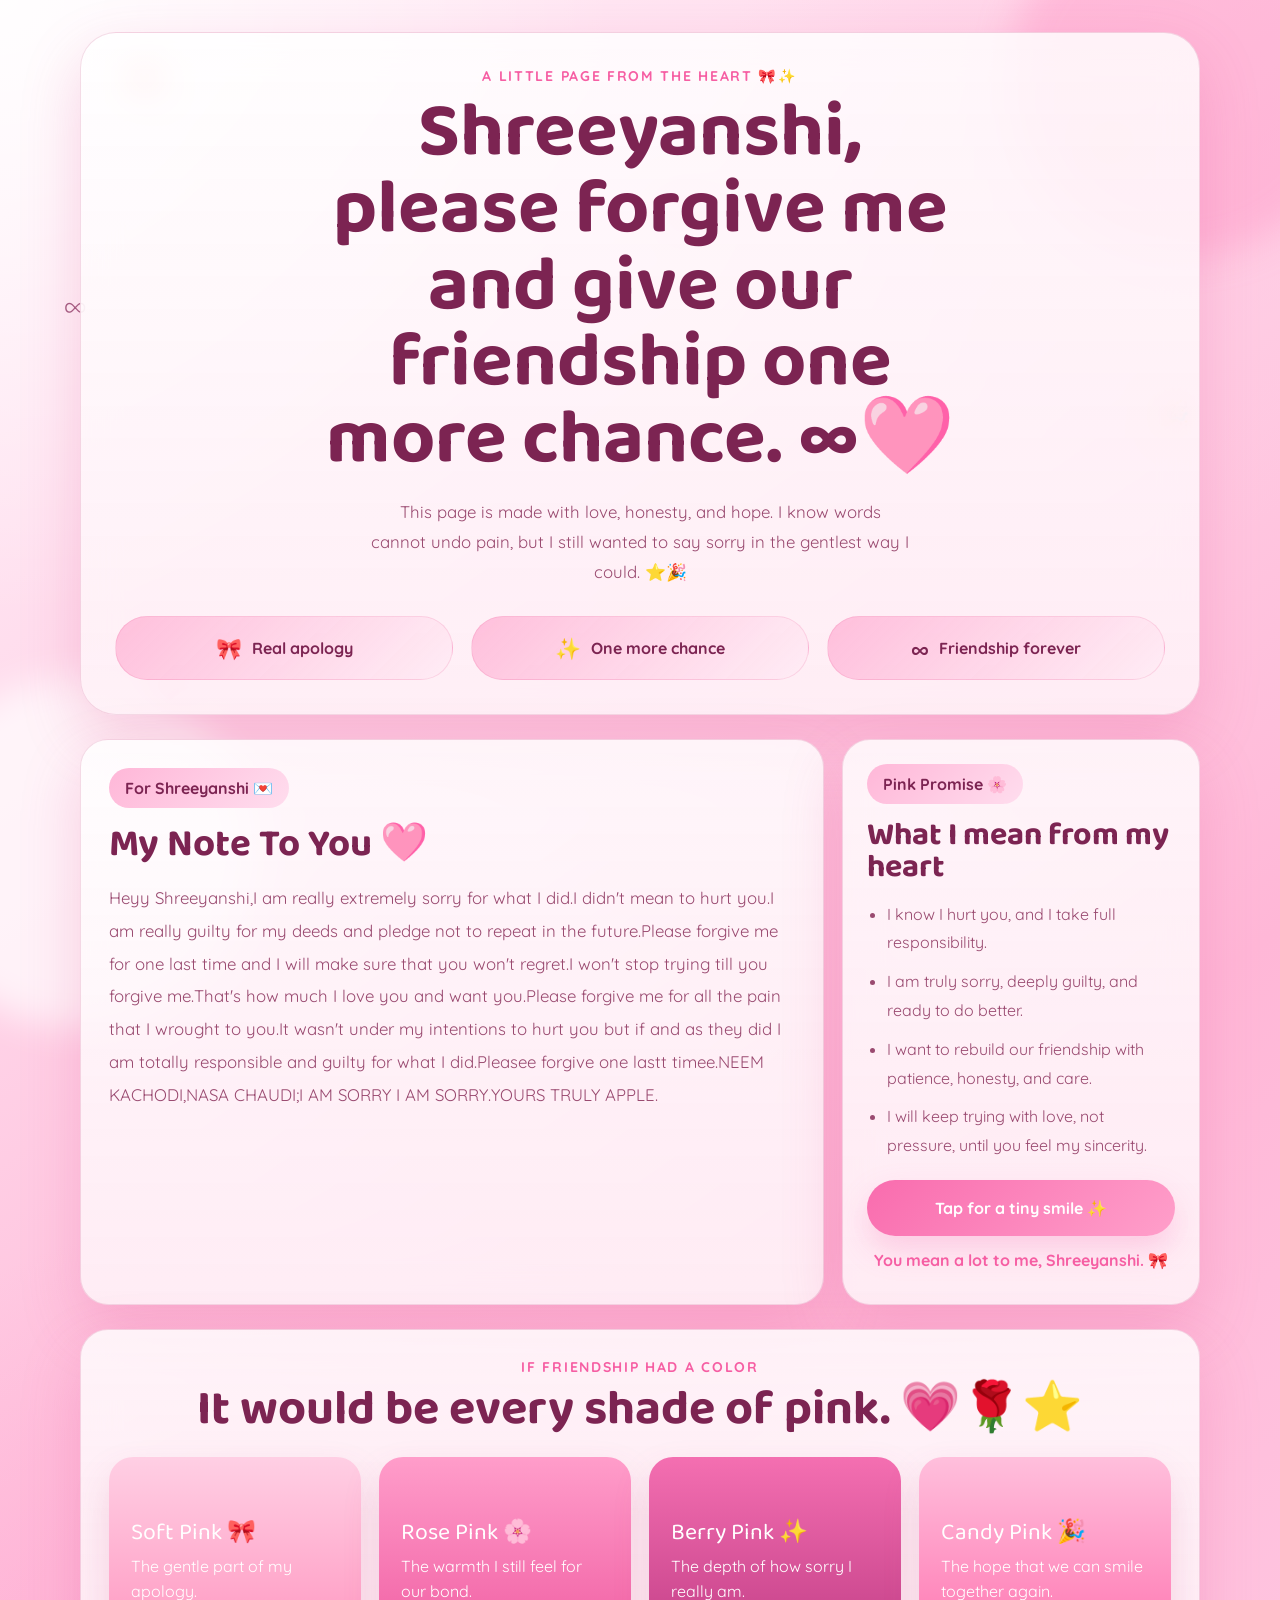
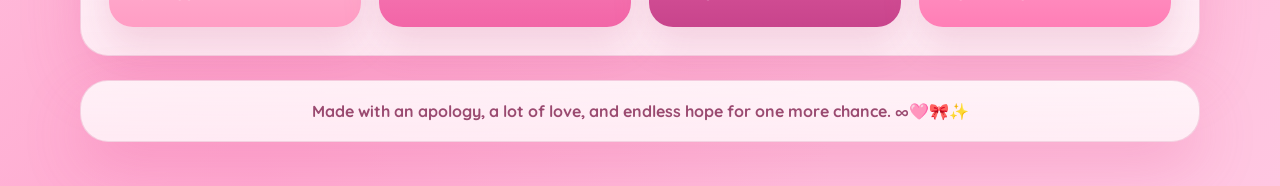
<file: index.html>
<!DOCTYPE html>
<html lang="en">
<head>
  <meta charset="UTF-8">
  <meta name="viewport" content="width=device-width, initial-scale=1.0">
  <title>One More Chance, Shreeyanshi</title>
  <meta
    name="description"
    content="A heartfelt apology website for Shreeyanshi asking for forgiveness and one more chance at friendship."
  >
  <link rel="preconnect" href="https://fonts.googleapis.com">
  <link rel="preconnect" href="https://fonts.gstatic.com" crossorigin>
  <link
    href="https://fonts.googleapis.com/css2?family=Baloo+2:wght@500;600;700;800&family=Quicksand:wght@400;500;700&display=swap"
    rel="stylesheet"
  >
  <link rel="stylesheet" href="styles.css">
</head>
<body>
  <div class="sparkles" aria-hidden="true">
    <span>&#127872;</span>
    <span>&#10024;</span>
    <span>&#8734;</span>
    <span>&#127881;</span>
    <span>&#128151;</span>
    <span>&#127800;</span>
    <span>&#11088;</span>
    <span>&#129655;</span>
  </div>

  <main class="page-shell">
    <section class="hero-card reveal">
      <p class="eyebrow">A little page from the heart &#127872;&#10024;</p>
      <h1>Shreeyanshi, please forgive me and give our friendship one more chance. &#8734;&#129655;</h1>
      <p class="hero-copy">
        This page is made with love, honesty, and hope. I know words cannot undo pain, but I still wanted to
        say sorry in the gentlest way I could. &#11088;&#127881;
      </p>

      <div class="promise-row">
        <article class="promise-pill reveal">
          <span>&#127872;</span>
          <strong>Real apology</strong>
        </article>
        <article class="promise-pill reveal">
          <span>&#10024;</span>
          <strong>One more chance</strong>
        </article>
        <article class="promise-pill reveal">
          <span>&#8734;</span>
          <strong>Friendship forever</strong>
        </article>
      </div>
    </section>

    <section class="note-grid">
      <article class="note-card reveal">
        <div class="card-topper">For Shreeyanshi &#128140;</div>
        <h2>My Note To You &#129655;</h2>
        <p>
          Heyy Shreeyanshi,I am really extremely sorry for what I did.I didn't mean to hurt you.I am really guilty
          for my deeds and pledge not to repeat in the future.Please forgive me for one last time and I will make
          sure that you won't regret.I won't stop trying till you forgive me.That's how much I love you and want
          you.Please forgive me for all the pain that I wrought to you.It wasn't under my intentions to hurt you
          but if and as they did I am totally responsible and guilty for what I did.Pleasee forgive one lastt
          timee.NEEM KACHODI,NASA CHAUDI;I AM SORRY I AM SORRY.YOURS TRULY APPLE.
        </p>
      </article>

      <aside class="sidebar-card reveal">
        <div class="mini-badge">Pink Promise &#127800;</div>
        <h3>What I mean from my heart</h3>
        <ul class="promise-list">
          <li>I know I hurt you, and I take full responsibility.</li>
          <li>I am truly sorry, deeply guilty, and ready to do better.</li>
          <li>I want to rebuild our friendship with patience, honesty, and care.</li>
          <li>I will keep trying with love, not pressure, until you feel my sincerity.</li>
        </ul>

        <button class="memory-button" type="button" id="forgive-button">Tap for a tiny smile &#10024;</button>
        <p class="button-message" id="button-message" aria-live="polite">
          You mean a lot to me, Shreeyanshi. &#127872;
        </p>
      </aside>
    </section>

    <section class="section-card reveal">
      <div class="section-heading">
        <p class="eyebrow">If friendship had a color</p>
        <h2>It would be every shade of pink. &#128151;&#127801;&#11088;</h2>
      </div>

      <div class="pink-grid">
        <article class="pink-tile blush">
          <span>Soft Pink &#127872;</span>
          <p>The gentle part of my apology.</p>
        </article>
        <article class="pink-tile rose">
          <span>Rose Pink &#127800;</span>
          <p>The warmth I still feel for our bond.</p>
        </article>
        <article class="pink-tile berry">
          <span>Berry Pink &#10024;</span>
          <p>The depth of how sorry I really am.</p>
        </article>
        <article class="pink-tile candy">
          <span>Candy Pink &#127881;</span>
          <p>The hope that we can smile together again.</p>
        </article>
      </div>
    </section>

    <section class="footer-card reveal">
      <p>Made with an apology, a lot of love, and endless hope for one more chance. &#8734;&#129655;&#127872;&#10024;</p>
    </section>
  </main>

  <script src="script.js"></script>
</body>
</html>
</file>
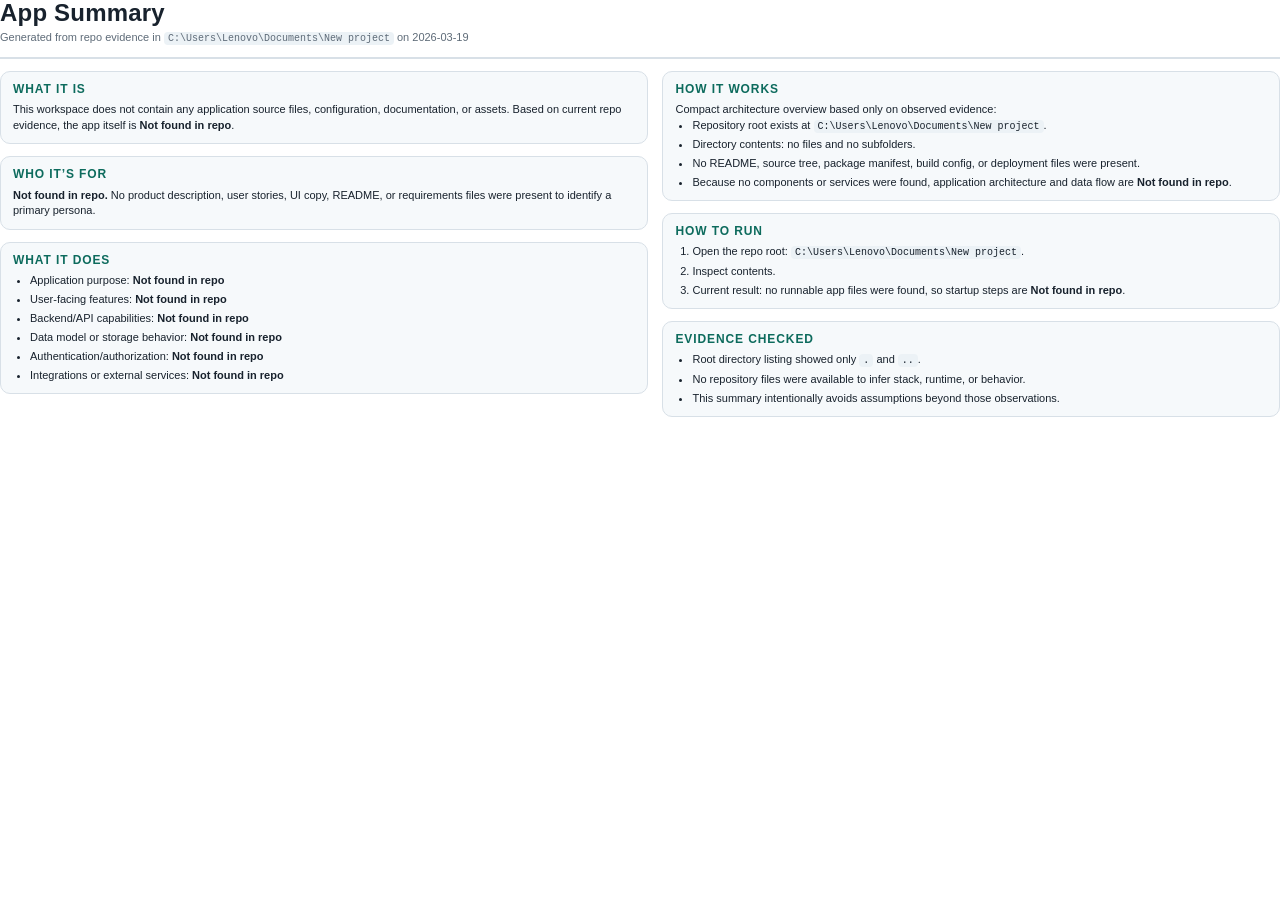
<file: app_summary.html>
<!doctype html>
<html lang="en">
<head>
  <meta charset="utf-8">
  <title>App Summary</title>
  <style>
    @page {
      size: A4;
      margin: 0.42in;
    }

    :root {
      --ink: #18222d;
      --muted: #5e6b78;
      --line: #d8e0e7;
      --panel: #f6f9fb;
      --accent: #0d6b5d;
    }

    * {
      box-sizing: border-box;
    }

    body {
      margin: 0;
      font-family: "Segoe UI", Arial, sans-serif;
      color: var(--ink);
      background: white;
    }

    .page {
      width: 100%;
      min-height: 100vh;
      padding: 0;
    }

    .header {
      border-bottom: 2px solid var(--line);
      padding-bottom: 10px;
      margin-bottom: 12px;
    }

    h1 {
      margin: 0 0 4px;
      font-size: 24px;
      line-height: 1.1;
      letter-spacing: 0.2px;
    }

    .sub {
      margin: 0;
      color: var(--muted);
      font-size: 11px;
    }

    .grid {
      display: grid;
      grid-template-columns: 1.05fr 1fr;
      gap: 14px;
    }

    .section {
      border: 1px solid var(--line);
      background: var(--panel);
      border-radius: 10px;
      padding: 10px 12px;
      margin-bottom: 12px;
      break-inside: avoid;
    }

    h2 {
      margin: 0 0 6px;
      font-size: 12px;
      line-height: 1.2;
      text-transform: uppercase;
      letter-spacing: 0.9px;
      color: var(--accent);
    }

    p {
      margin: 0;
      font-size: 11px;
      line-height: 1.42;
    }

    ul, ol {
      margin: 0;
      padding-left: 17px;
      font-size: 11px;
      line-height: 1.36;
    }

    li + li {
      margin-top: 4px;
    }

    .callout {
      font-weight: 600;
    }

    code {
      font-family: Consolas, "Courier New", monospace;
      font-size: 10px;
      background: #ecf2f6;
      padding: 1px 4px;
      border-radius: 4px;
    }
  </style>
</head>
<body>
  <div class="page">
    <div class="header">
      <h1>App Summary</h1>
      <p class="sub">Generated from repo evidence in <code>C:\Users\Lenovo\Documents\New project</code> on 2026-03-19</p>
    </div>

    <div class="grid">
      <div>
        <section class="section">
          <h2>What It Is</h2>
          <p>This workspace does not contain any application source files, configuration, documentation, or assets. Based on current repo evidence, the app itself is <span class="callout">Not found in repo</span>.</p>
        </section>

        <section class="section">
          <h2>Who It’s For</h2>
          <p><span class="callout">Not found in repo.</span> No product description, user stories, UI copy, README, or requirements files were present to identify a primary persona.</p>
        </section>

        <section class="section">
          <h2>What It Does</h2>
          <ul>
            <li>Application purpose: <span class="callout">Not found in repo</span></li>
            <li>User-facing features: <span class="callout">Not found in repo</span></li>
            <li>Backend/API capabilities: <span class="callout">Not found in repo</span></li>
            <li>Data model or storage behavior: <span class="callout">Not found in repo</span></li>
            <li>Authentication/authorization: <span class="callout">Not found in repo</span></li>
            <li>Integrations or external services: <span class="callout">Not found in repo</span></li>
          </ul>
        </section>
      </div>

      <div>
        <section class="section">
          <h2>How It Works</h2>
          <p>Compact architecture overview based only on observed evidence:</p>
          <ul>
            <li>Repository root exists at <code>C:\Users\Lenovo\Documents\New project</code>.</li>
            <li>Directory contents: no files and no subfolders.</li>
            <li>No README, source tree, package manifest, build config, or deployment files were present.</li>
            <li>Because no components or services were found, application architecture and data flow are <span class="callout">Not found in repo</span>.</li>
          </ul>
        </section>

        <section class="section">
          <h2>How To Run</h2>
          <ol>
            <li>Open the repo root: <code>C:\Users\Lenovo\Documents\New project</code>.</li>
            <li>Inspect contents.</li>
            <li>Current result: no runnable app files were found, so startup steps are <span class="callout">Not found in repo</span>.</li>
          </ol>
        </section>

        <section class="section">
          <h2>Evidence Checked</h2>
          <ul>
            <li>Root directory listing showed only <code>.</code> and <code>..</code>.</li>
            <li>No repository files were available to infer stack, runtime, or behavior.</li>
            <li>This summary intentionally avoids assumptions beyond those observations.</li>
          </ul>
        </section>
      </div>
    </div>
  </div>
</body>
</html>
</file>
<file: styles.css>
:root {
  --bg-1: #fff3fa;
  --bg-2: #ffd9eb;
  --bg-3: #ffb7d7;
  --bg-4: #ff8fc2;
  --bg-5: #f65ea3;
  --ink: #7c2452;
  --ink-soft: #9a4a70;
  --white: rgba(255, 255, 255, 0.82);
  --line: rgba(192, 63, 122, 0.18);
  --shadow: 0 24px 60px rgba(224, 74, 143, 0.22);
  --radius-xl: 36px;
  --radius-lg: 28px;
  --radius-md: 20px;
}

* {
  box-sizing: border-box;
}

html {
  scroll-behavior: smooth;
}

body {
  margin: 0;
  min-height: 100vh;
  color: var(--ink);
  font-family: "Quicksand", sans-serif;
  background:
    radial-gradient(circle at top left, rgba(255, 255, 255, 0.9), transparent 28%),
    radial-gradient(circle at 85% 10%, rgba(255, 203, 227, 0.75), transparent 20%),
    radial-gradient(circle at 20% 100%, rgba(255, 154, 202, 0.45), transparent 28%),
    linear-gradient(145deg, var(--bg-1) 0%, var(--bg-2) 30%, var(--bg-3) 68%, #ffc6e1 100%);
  overflow-x: hidden;
}

body::before,
body::after {
  content: "";
  position: fixed;
  inset: auto;
  width: 22rem;
  height: 22rem;
  border-radius: 50%;
  filter: blur(18px);
  pointer-events: none;
  z-index: 0;
}

body::before {
  top: -6rem;
  right: -5rem;
  background: rgba(255, 120, 180, 0.28);
}

body::after {
  bottom: -8rem;
  left: -6rem;
  background: rgba(255, 255, 255, 0.7);
}

.sparkles {
  position: fixed;
  inset: 0;
  pointer-events: none;
  z-index: 0;
}

.sparkles span {
  position: absolute;
  font-size: clamp(1.3rem, 2vw, 2rem);
  opacity: 0.72;
  animation: drift 11s ease-in-out infinite;
}

.sparkles span:nth-child(1) { top: 7%; left: 10%; animation-delay: 0s; }
.sparkles span:nth-child(2) { top: 14%; right: 12%; animation-delay: 1s; }
.sparkles span:nth-child(3) { top: 32%; left: 5%; animation-delay: 2s; }
.sparkles span:nth-child(4) { top: 44%; right: 7%; animation-delay: 3s; }
.sparkles span:nth-child(5) { bottom: 22%; left: 12%; animation-delay: 1.5s; }
.sparkles span:nth-child(6) { bottom: 10%; right: 18%; animation-delay: 2.8s; }
.sparkles span:nth-child(7) { top: 68%; left: 48%; animation-delay: 0.8s; }
.sparkles span:nth-child(8) { top: 22%; left: 52%; animation-delay: 2.2s; }

.page-shell {
  position: relative;
  z-index: 1;
  width: min(1120px, calc(100% - 28px));
  margin: 0 auto;
  padding: 32px 0 44px;
}

.hero-card,
.note-card,
.sidebar-card,
.section-card,
.footer-card {
  background: linear-gradient(180deg, rgba(255, 255, 255, 0.82), rgba(255, 241, 247, 0.9));
  border: 1px solid var(--line);
  box-shadow: var(--shadow);
  backdrop-filter: blur(18px);
}

.hero-card {
  padding: 34px;
  border-radius: var(--radius-xl);
  text-align: center;
}

.eyebrow {
  margin: 0 0 10px;
  color: var(--bg-5);
  font-size: 0.88rem;
  font-weight: 700;
  letter-spacing: 0.12em;
  text-transform: uppercase;
}

.hero-card h1,
.note-card h2,
.sidebar-card h3,
.section-heading h2 {
  margin: 0;
  font-family: "Baloo 2", cursive;
  line-height: 1;
}

.hero-card h1 {
  max-width: 14ch;
  margin: 0 auto;
  font-size: clamp(2.7rem, 6vw, 5.6rem);
}

.hero-copy {
  max-width: 54ch;
  margin: 18px auto 0;
  color: var(--ink-soft);
  font-size: 1.05rem;
  line-height: 1.8;
}

.promise-row,
.pink-grid,
.note-grid {
  display: grid;
  gap: 18px;
}

.promise-row {
  grid-template-columns: repeat(3, minmax(0, 1fr));
  margin-top: 28px;
}

.promise-pill {
  padding: 18px;
  border-radius: 999px;
  background: linear-gradient(135deg, rgba(255, 181, 214, 0.82), rgba(255, 236, 245, 0.96));
  border: 1px solid rgba(231, 96, 152, 0.18);
  display: flex;
  align-items: center;
  justify-content: center;
  gap: 10px;
  font-weight: 700;
}

.promise-pill span {
  font-size: 1.3rem;
}

.note-grid {
  grid-template-columns: minmax(0, 1.35fr) minmax(290px, 0.65fr);
  margin-top: 24px;
}

.note-card,
.sidebar-card,
.section-card,
.footer-card {
  border-radius: var(--radius-lg);
}

.note-card {
  padding: 28px;
}

.card-topper,
.mini-badge {
  display: inline-flex;
  align-items: center;
  min-height: 40px;
  padding: 0 16px;
  border-radius: 999px;
  background: linear-gradient(135deg, #ffb7d8, #ffddee);
  color: var(--ink);
  font-weight: 700;
}

.note-card h2 {
  margin-top: 18px;
  font-size: clamp(2rem, 3vw, 3rem);
}

.note-card p {
  margin: 18px 0 0;
  color: var(--ink-soft);
  font-size: 1.05rem;
  line-height: 1.95;
}

.sidebar-card {
  padding: 24px;
}

.sidebar-card h3 {
  margin-top: 16px;
  font-size: 2rem;
}

.promise-list {
  margin: 16px 0 0;
  padding-left: 20px;
  color: var(--ink-soft);
  line-height: 1.8;
}

.promise-list li + li {
  margin-top: 10px;
}

.memory-button {
  width: 100%;
  min-height: 56px;
  margin-top: 20px;
  border: 0;
  border-radius: 999px;
  background: linear-gradient(135deg, #f96cae, #ff9fca);
  color: white;
  font: inherit;
  font-weight: 700;
  cursor: pointer;
  box-shadow: 0 14px 30px rgba(249, 108, 174, 0.26);
  transition: transform 180ms ease, box-shadow 180ms ease;
}

.memory-button:hover,
.memory-button:focus-visible {
  transform: translateY(-2px) scale(1.01);
  box-shadow: 0 20px 34px rgba(249, 108, 174, 0.34);
}

.button-message {
  min-height: 30px;
  margin: 14px 0 0;
  font-weight: 700;
  color: var(--bg-5);
  text-align: center;
}

.section-card {
  margin-top: 24px;
  padding: 28px;
}

.section-heading {
  text-align: center;
}

.section-heading h2 {
  font-size: clamp(2rem, 3.8vw, 3.6rem);
}

.pink-grid {
  grid-template-columns: repeat(4, minmax(0, 1fr));
  margin-top: 22px;
}

.pink-tile {
  min-height: 170px;
  padding: 22px;
  border-radius: 24px;
  color: white;
  display: flex;
  flex-direction: column;
  justify-content: flex-end;
  box-shadow: 0 18px 36px rgba(193, 76, 130, 0.18);
}

.pink-tile span {
  font-family: "Baloo 2", cursive;
  font-size: 1.45rem;
  line-height: 1.1;
}

.pink-tile p {
  margin: 8px 0 0;
  line-height: 1.6;
}

.blush {
  background: linear-gradient(180deg, #ffcfe4, #ff9dc4);
}

.rose {
  background: linear-gradient(180deg, #ff9dca, #f265a7);
}

.berry {
  background: linear-gradient(180deg, #f46fb1, #c8448c);
}

.candy {
  background: linear-gradient(180deg, #ffbfdc, #ff7eb6);
}

.footer-card {
  margin-top: 24px;
  padding: 20px 24px;
  text-align: center;
}

.footer-card p {
  margin: 0;
  font-weight: 700;
  color: var(--ink-soft);
}

.reveal {
  opacity: 0;
  transform: translateY(28px) scale(0.98);
  transition: opacity 700ms ease, transform 700ms ease;
}

.reveal.is-visible {
  opacity: 1;
  transform: translateY(0) scale(1);
}

@keyframes drift {
  0%,
  100% {
    transform: translateY(0) rotate(0deg);
  }

  50% {
    transform: translateY(-14px) rotate(6deg);
  }
}

@media (max-width: 920px) {
  .promise-row,
  .pink-grid,
  .note-grid {
    grid-template-columns: 1fr;
  }

  .hero-card {
    padding: 28px 22px;
  }

  .section-card,
  .note-card,
  .sidebar-card {
    padding: 24px 20px;
  }
}

@media (max-width: 640px) {
  .page-shell {
    width: min(100% - 18px, 100%);
    padding-top: 18px;
  }

  .hero-card h1 {
    max-width: none;
    font-size: clamp(2.2rem, 10vw, 3.4rem);
  }

  .hero-copy,
  .note-card p,
  .promise-list {
    font-size: 0.98rem;
  }

  .promise-pill {
    border-radius: 24px;
  }

  .pink-tile {
    min-height: 148px;
  }
}
</file>
